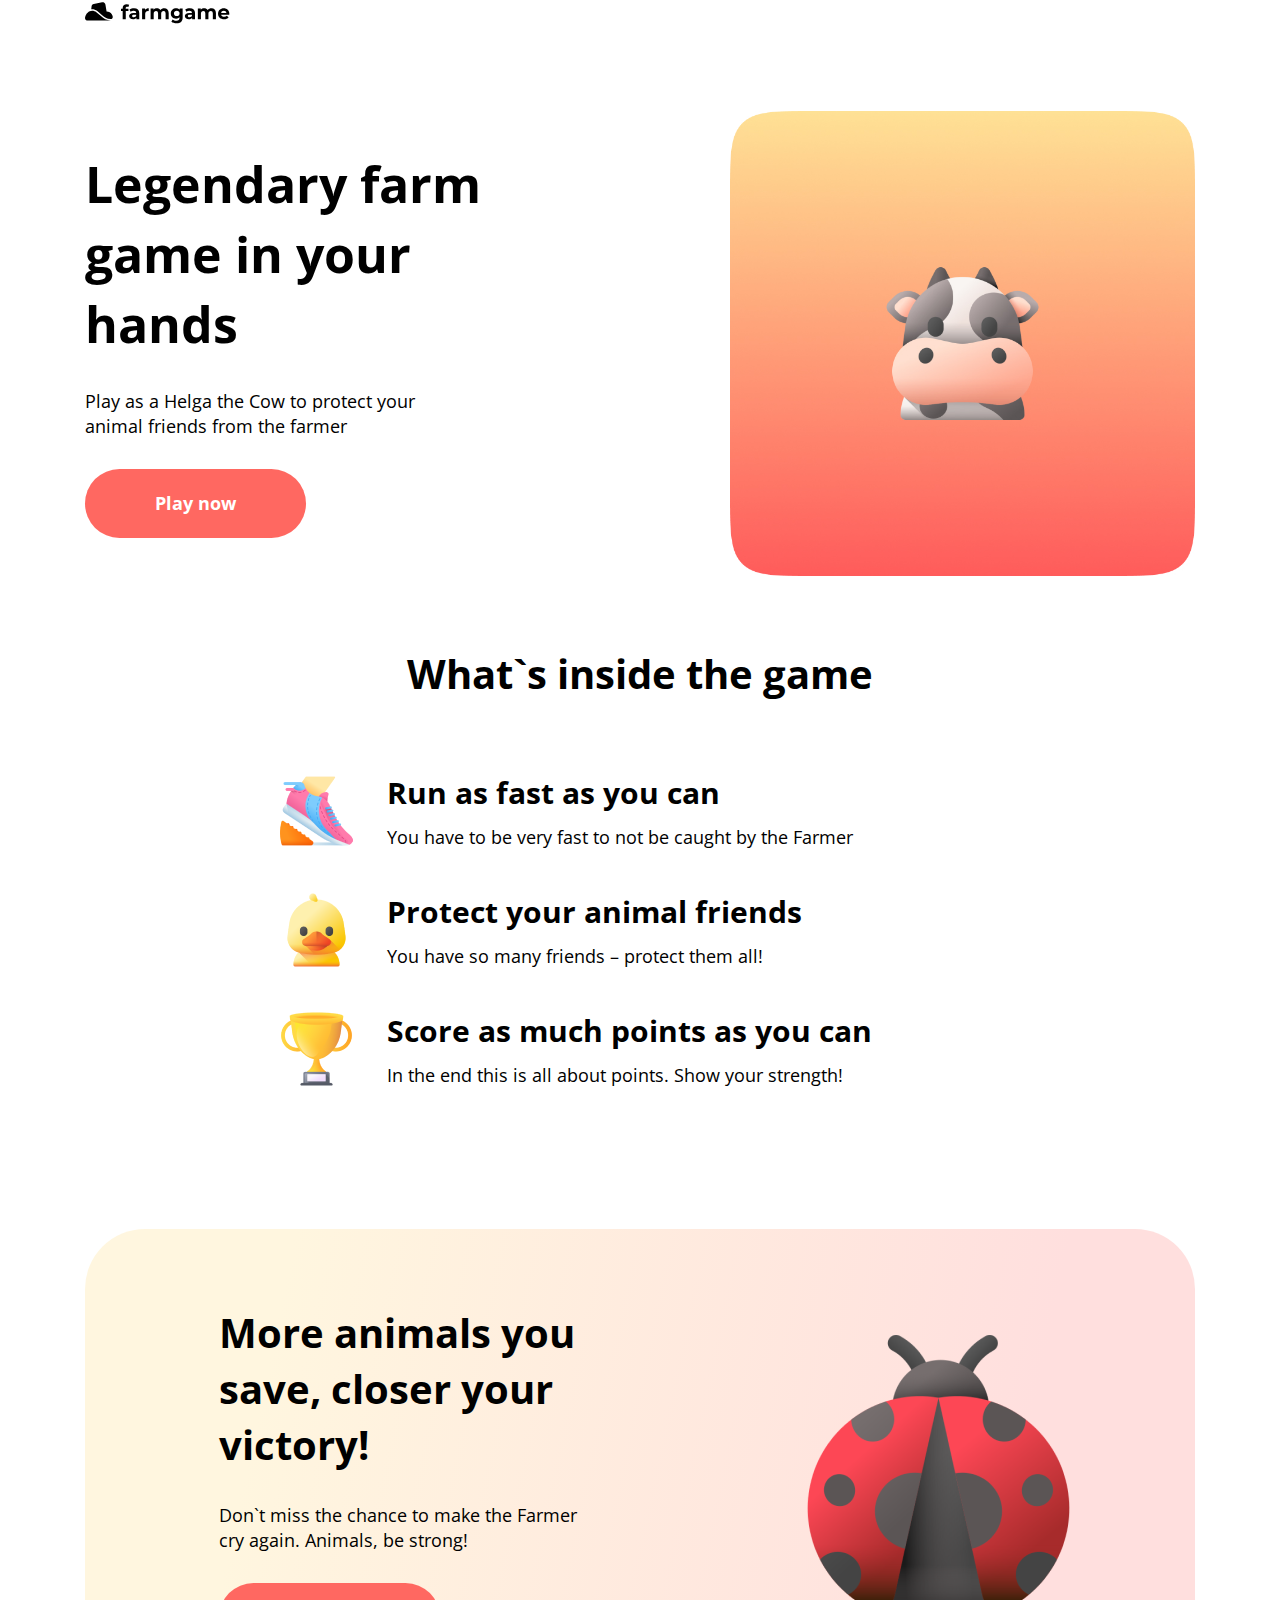
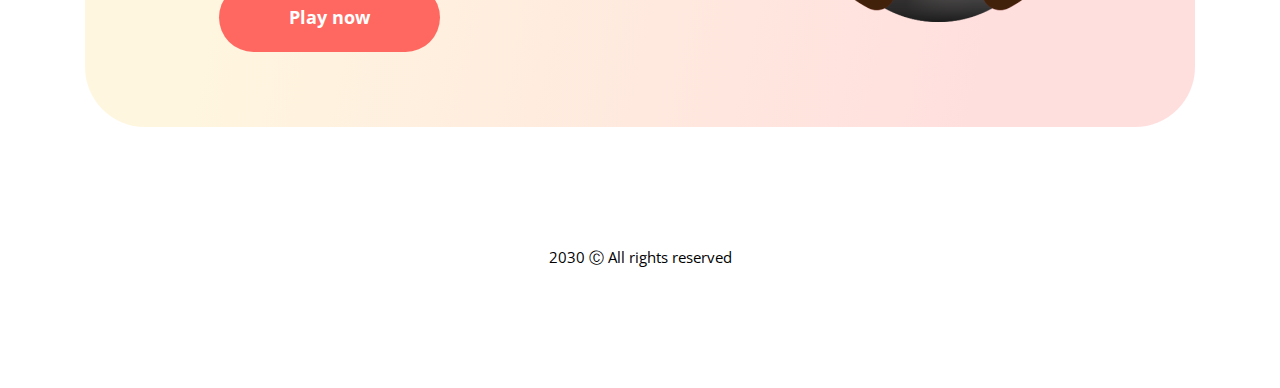
<file: web_projekt/index.html>
<!DOCTYPE html>
<html lang="en">

<head>
    <meta charset="UTF-8">
    <meta http-equiv="X-UA-Compatible" content="IE=edge">
    <meta name="viewport" content="width=device-width, initial-scale=1.0">
    <link rel="preconnect" href="https://fonts.googleapis.com">
    <link rel="preconnect" href="https://fonts.gstatic.com" crossorigin>
    <link href="https://fonts.googleapis.com/css2?family=Open+Sans:wght@400;700&display=swap" rel="stylesheet">
    <link rel="stylesheet" href="css/main.css">
    <title>Popsa</title>
</head>

<body>
    <header class="header" id="header">
        <div class="container">
            <a href="#" class="logo">
                <img src="img/logo.svg" alt="farmgame">
            </a>
            <div class="wrapper">
                <div class="hero-text">
                    <h1>Legendary farm game in your hands</h1>
                    <p class="intro">Play as a Helga the Cow to protect your animal friends from the farmer</p>
                    <a href="#" class="buttn">Play now</a>
                </div>
                <img src="img/cow.jpg" class="hero-image" alt="ladybug">
            </div>
        </div>
    </header>
    <section class="features" id="features">
        <div class="container">
            <h2>What`s inside the game</h2>
            <div class="feaures_containers">
                <div class="feature">
                    <img src="img/shoes.png" class="feature-diget" alt="shoes">
                    <div class="feature-wrap">
                        <h3 class="feature-title">Run as fast as you can</h3>
                        <p class="feature-text">You have to be very fast to not be caught by the Farmer</p>
                    </div>
                </div>
                <div class="feature">
                    <img src="img/duckling.png" class="feature-diget" alt="duckling">
                    <div class="feature-wrap">
                        <h3 class="feature-title">Protect your animal friends</h3>
                        <p class="feature-text">You have so many friends – protect them all!</p>
                    </div>
                </div>
                <div class="feature">
                    <img src="img/cup.png" class="feature-diget" alt="shoes">
                    <div class="feature-wrap">
                        <h3 class="feature-title">Score as much points as you can</h3>
                        <p class="feature-text">In the end this is all about points. Show your strength!</p>
                    </div>
                </div>
            </div>
        </div>
    </section>
    <section class="action" id="action">
        <div class="container">
            <div class="action-wrap">
                <div class="hero-text">
                    <h2>More animals you save, closer your victory!</h2>
                    <p class="intro">Don`t miss the chance to make the Farmer cry again. Animals, be strong!</p>
                    <a href="#" class="buttn">Play now</a>
                </div>
                <img src="img/ladybug.png" alt="ladybug">
            </div>
        </div>
    </section>

    <footer class="footer" id="footer">
        <p class="credits">2030 Ⓒ All rights reserved</p>
    </footer>
</body>

</html>
</file>
<file: web_projekt/css/main.css>
body{
    font-family: 'Open Sans', sans-serif;
    color:black;
    font-weight: 400;
    font-size: 18px;
    margin: 0;
    padding: 0;

}
*{
    box-sizing: border-box;
}
.logo img{
    max-width: 145px;
}
.container{
    max-width: 1110px;
    margin: 0 auto;
}
p{
    line-height: 1.4em;
    margin: 0;
}
h1, h2, h3, h4, h5, h6{
    font-weight: 700;
    line-height: 1.4em;
    margin: 0;
}
h1{
    font-size: 50px;
}
h2{
    font-size: 40px;
    text-align: center;
    
}
.features{
    padding: 70px;
    margin: 0 auto;
}
.intro{
    font-weight: 400;
    margin: 30px 0;
}
.hero-image{
    width: 465px;
    margin-left: 180px;
}
.buttn{
    background: #FF6861;
    border-radius: 100px;
    font-weight: 700;
    line-height: 1.40em;
    color: #FFFFFF;
    text-decoration: none;
    padding: 22px 70px;
    display: block;
    width: 221px;
    text-align: center;
    transition: all 0.5s ease;
}
.buttn:hover{
    background-color: #d75a54af;
}

.wrapper{
    display: flex;
    align-items: center;
    margin-top: 82px;
    justify-content: space-between;
}

.feaures_containers{
    display: flex;
    flex-direction: column;
    gap: 41px;
    width: 720px;
    margin: 70px 195px ;
}

.feature{
    display: flex;
    gap: 34px;
    align-items: center;
}
.feature-digit{
    width: 73px;
    height: 73px;
}
.feature-title{
    font-size: 30px;
    margin-bottom: 11px;
}
.action-wrap{
    background: linear-gradient(102deg, #FFF6DF 17.38%, #FFDFDE 81.25%);
    border-radius: 60px;
    display: flex;
    align-items: center;
    padding: 76px 101px 75px 122px;
    gap: 101px;
    justify-content: center;
    

}
.action .hero-text{
    width: 475px;
}

.hero-text .intro{
    margin: 30px 0;
    width: 360px;
}
.action-wrap .hero-text h2{
    text-align: left;
    margin-bottom: 0;
    width: 371px;
}
.footer{
    padding: 120px 0;
}
.credits{
    font-size: 15px;
    text-align: center;
}
@keyframes rotate{
    
    0%{
        transform: rotate(0deg);
    }

    100%{
        transform: rotate(360deg);
    }

}

.action-wrap img{

animation: 5s linear 0s normal none infinite running rotate;
}
/*Responsive*/
/*Large: 992px-1199px*/
@media (max-width: 1199px) {
    .container{
        max-width: 960px;
    }
}
/*Large: 768px-991px*/
@media (max-width: 991px) {
    .container{
        max-width: 720px;
    }
    .logo img{
        display: block;
        margin: 0 auto;
    }
    .wrapper{
        flex-direction: column-reverse;
    }
    .hero-image {
        margin: 0 auto;
    }
    .buttn{
        margin: 0 auto;
    }
    .hero-text {
        
        text-align: center;
        padding: 51px 0;
    }
    .hero-text .intro{
        margin: 30px auto;
        width: 720px;
    }
    .feaures_containers {
        margin: 70px 0;
    }
    .action-wrap{
        flex-direction: column;
        padding: 101px 144px;
    }
    .action-wrap .hero-text .intro{
        width: 340px;
        text-align: center;
    }
    .action-wrap .hero-text h2{
        text-align: center;
        margin: auto;
    }
    

}
/*Large: 576px-767px*/
@media (max-width: 767px) {
    .container{
        max-width: 540px;
    }
    .hero-image{
        width: 320px;
        display: block;
    }
    h1 {
        
        width: 320px;
    }
    .wrapper .hero-text .intro{
        width: 320px;
    }
    .feature{
        flex-direction: column;
        text-align: center;
    }
    .feaures_containers{
        width: auto;
    }
    .action-wrap{
        gap: 50px;
    }
    
}
/*Extra small: 0px (320px) - 575px*/
@media (max-width: 575xp) {
    .container{
        padding: 0 15px;
    }
    .hero-text{
        width: auto;
    }
    h2{
        width: 320px;
        height: 112px;
    }
    .feature {
        width: 320px;
    }
    .action-wrap img{
        width: 201px;
    }
    .action-wrap{
        padding: 70px 20px;
    }
    .action-wrap .hero-text{
        width: 100%;
    }
    .action-wrap .intro{
        width: auto;
    }
    section {
        padding-top: 90px;
    }
    .footer{
        padding: 90px 0;
    }
    .wrapper{
        margin-top: 50px;
    }
}
</file>
